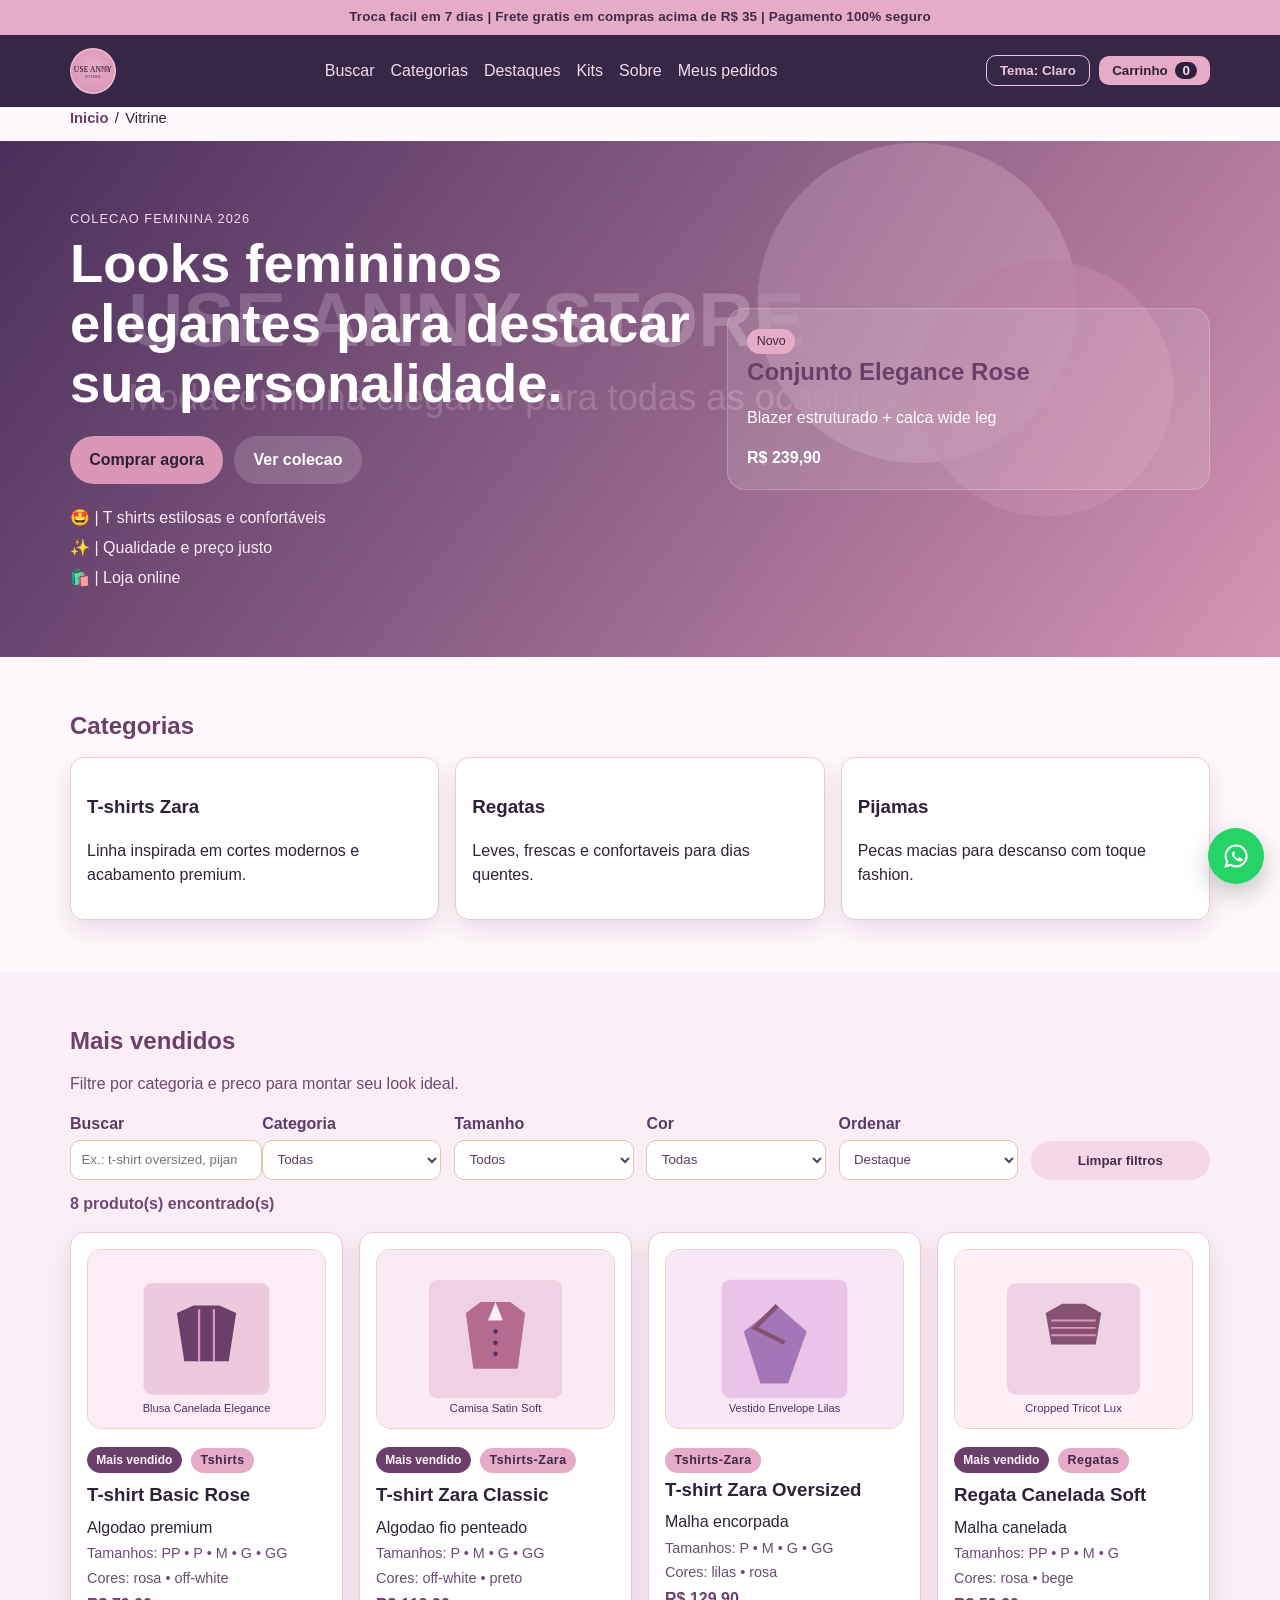
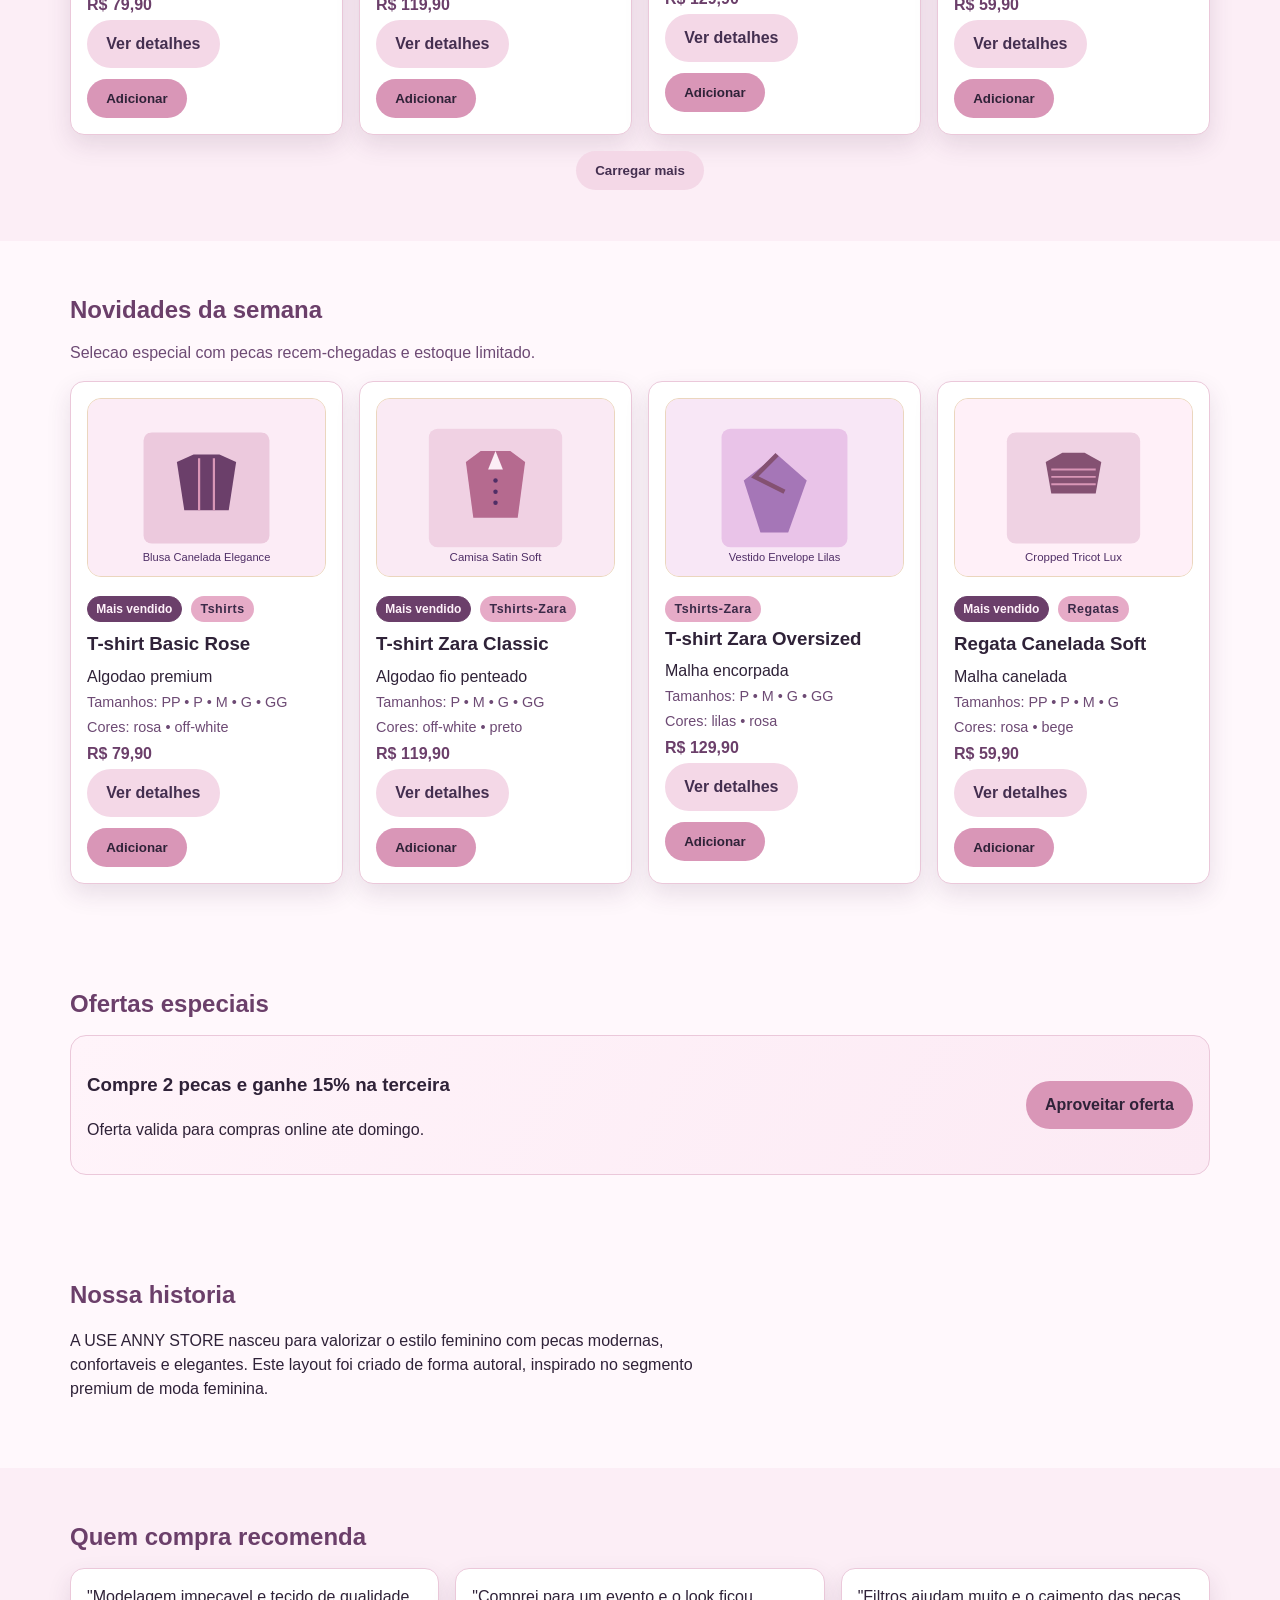
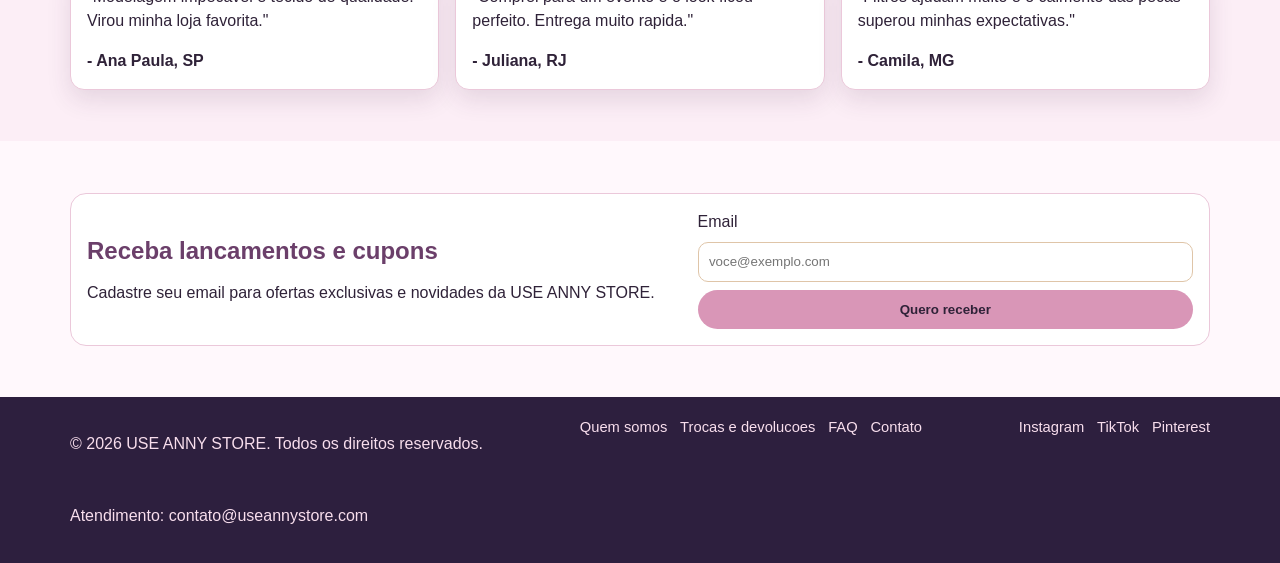
<file: src/main/resources/static/index.html>
<!doctype html>
<html lang="pt-BR">
<head>
    <meta charset="UTF-8">
    <meta name="viewport" content="width=device-width, initial-scale=1.0">
    <title>USE ANNY STORE | Moda Feminina</title>
    <meta name="description" content="USE ANNY STORE - t-shirts e pijamas femininos confortaveis, estilosos e com preco justo.">
    <link rel="icon" type="image/svg+xml" href="./img/logo-use-anny.svg">
    <link rel="stylesheet" href="./css/styles.css">
</head>
<body>
<a class="skip-link" href="#home">Pular para conteudo</a>
<div class="announcement" role="status" aria-live="polite">Troca facil em 7 dias | Frete gratis em compras acima de R$ 35 | Pagamento 100% seguro</div>
<header class="topbar">
    <div class="container nav-wrap">
        <a class="brand" href="#home">
            <img class="brand-logo" src="./img/logo-use-anny.svg" alt="Logo USE ANNY STORE">
        </a>
        <nav class="nav" id="mainNav" aria-label="Navegacao principal">
            <a href="./busca.html">Buscar</a>
            <a href="#categorias">Categorias</a>
            <a href="#destaques">Destaques</a>
            <a href="#kits">Kits</a>
            <a href="#sobre">Sobre</a>
            <a href="./meus-pedidos.html">Meus pedidos</a>
        </nav>
        <div class="top-actions">
            <button class="theme-btn" id="themeToggle" aria-label="Alternar tema">Tema</button>
            <button class="cart-btn" id="openCartBtn" aria-label="Abrir carrinho" aria-controls="cartDrawer" aria-expanded="false">
                Carrinho <span class="cart-count" id="cartCount">0</span>
            </button>
            <button class="menu-btn" id="menuBtn" aria-label="Abrir menu" aria-expanded="false" aria-controls="mainNav">Menu</button>
        </div>
    </div>
</header>

<main id="home">
    <div class="container breadcrumbs" aria-label="Breadcrumb">
        <a href="./index.html">Inicio</a>
        <span aria-hidden="true">/</span>
        <span>Vitrine</span>
    </div>
    <section class="hero">
        <div class="container hero-grid">
            <div>
                <p class="eyebrow">Colecao Feminina 2026</p>
                <h1>Looks femininos elegantes para destacar sua personalidade.</h1>
                <div class="hero-actions">
                    <a class="btn btn-primary" href="#destaques">Comprar agora</a>
                    <a class="btn btn-light" href="#kits">Ver colecao</a>
                </div>
                <div class="hero-metrics" aria-label="Destaques da loja">
                    <p>🤩 | T shirts estilosas e confortáveis</p>
                    <p>✨ | Qualidade e preço justo</p>
                    <p>🛍️ | Loja online</p>
                </div>
            </div>
            <div class="hero-card" aria-hidden="true">
                <div class="badge">Novo</div>
                <h2>Conjunto Elegance Rose</h2>
                <p>Blazer estruturado + calca wide leg</p>
                <strong>R$ 239,90</strong>
            </div>
        </div>
    </section>

    <section id="categorias" class="section container">
        <h2>Categorias</h2>
        <div class="cards-3">
            <article class="card">
                <h3>T-shirts Zara</h3>
                <p>Linha inspirada em cortes modernos e acabamento premium.</p>
            </article>
            <article class="card">
                <h3>Regatas</h3>
                <p>Leves, frescas e confortaveis para dias quentes.</p>
            </article>
            <article class="card">
                <h3>Pijamas</h3>
                <p>Pecas macias para descanso com toque fashion.</p>
            </article>
        </div>
    </section>

    <section id="destaques" class="section section-alt">
        <div class="container">
            <h2>Mais vendidos</h2>
            <p class="section-intro">Filtre por categoria e preco para montar seu look ideal.</p>
            <div class="catalog-controls" aria-label="Controles de catalogo">
                <label>
                    Buscar
                    <input id="searchInput" type="search" placeholder="Ex.: t-shirt oversized, pijama longo">
                </label>
                <label>
                    Categoria
                    <select id="categorySelect">
                        <option value="all">Todas</option>
                        <option value="tshirts">T-shirts</option>
                        <option value="tshirts-zara">T-shirts Zara</option>
                        <option value="regatas">Regatas</option>
                        <option value="pijamas">Pijamas</option>
                    </select>
                </label>
                <label>
                    Tamanho
                    <select id="sizeSelect">
                        <option value="all">Todos</option>
                        <option value="PP">PP</option>
                        <option value="P">P</option>
                        <option value="M">M</option>
                        <option value="G">G</option>
                        <option value="GG">GG</option>
                    </select>
                </label>
                <label>
                    Cor
                    <select id="colorSelect">
                        <option value="all">Todas</option>
                        <option value="rosa">Rosa</option>
                        <option value="lilas">Lilas</option>
                        <option value="off-white">Off-white</option>
                        <option value="preto">Preto</option>
                        <option value="bege">Bege</option>
                    </select>
                </label>
                <label>
                    Ordenar
                    <select id="sortSelect">
                        <option value="featured">Destaque</option>
                        <option value="price-asc">Menor preco</option>
                        <option value="price-desc">Maior preco</option>
                        <option value="name-asc">Nome A-Z</option>
                    </select>
                </label>
                <button class="btn btn-light-dark" id="resetFiltersBtn" type="button">Limpar filtros</button>
            </div>
            <p class="result-count" id="resultCount">4 produtos encontrados</p>
            <div class="cards-4" id="productGrid"></div>
            <p class="empty-state" id="emptyState" hidden>Nenhum produto encontrado com os filtros atuais.</p>
            <div class="load-more-wrap">
                <button class="btn btn-light-dark" id="loadMoreBtn" type="button">Carregar mais</button>
            </div>
        </div>
    </section>

    <section id="novidades" class="section container">
        <h2>Novidades da semana</h2>
        <p class="section-intro">Selecao especial com pecas recem-chegadas e estoque limitado.</p>
        <div class="cards-4" id="weeklyGrid"></div>
        <p class="empty-state" id="weeklyEmpty" hidden>Nenhuma novidade disponivel no momento.</p>
    </section>

    <section id="kits" class="section container">
        <h2>Ofertas especiais</h2>
        <div class="promo">
            <div>
                <h3>Compre 2 pecas e ganhe 15% na terceira</h3>
                <p>Oferta valida para compras online ate domingo.</p>
            </div>
            <a class="btn btn-primary" href="#">Aproveitar oferta</a>
        </div>
    </section>

    <section id="sobre" class="section container">
        <h2>Nossa historia</h2>
        <p class="about">A USE ANNY STORE nasceu para valorizar o estilo feminino com pecas modernas, confortaveis e elegantes. Este layout foi criado de forma autoral, inspirado no segmento premium de moda feminina.</p>
    </section>

    <section class="section section-alt">
        <div class="container testimonials">
            <h2>Quem compra recomenda</h2>
            <div class="cards-3">
                <article class="card quote-card">
                    <p>"Modelagem impecavel e tecido de qualidade. Virou minha loja favorita."</p>
                    <strong>- Ana Paula, SP</strong>
                </article>
                <article class="card quote-card">
                    <p>"Comprei para um evento e o look ficou perfeito. Entrega muito rapida."</p>
                    <strong>- Juliana, RJ</strong>
                </article>
                <article class="card quote-card">
                    <p>"Filtros ajudam muito e o caimento das pecas superou minhas expectativas."</p>
                    <strong>- Camila, MG</strong>
                </article>
            </div>
        </div>
    </section>

    <section class="section container">
        <div class="newsletter-box">
            <div>
                <h2>Receba lancamentos e cupons</h2>
                <p>Cadastre seu email para ofertas exclusivas e novidades da USE ANNY STORE.</p>
            </div>
            <form id="newsletterForm" class="newsletter-form" novalidate>
                <label for="newsletterEmail">Email</label>
                <input id="newsletterEmail" type="email" placeholder="voce@exemplo.com" required>
                <button class="btn btn-primary" type="submit">Quero receber</button>
            </form>
        </div>
    </section>
</main>

<footer class="footer">
    <div class="container footer-grid">
        <p>© 2026 USE ANNY STORE. Todos os direitos reservados.</p>
        <div class="footer-links">
            <a href="#sobre">Quem somos</a>
            <a href="#">Trocas e devolucoes</a>
            <a href="#">FAQ</a>
            <a href="#">Contato</a>
        </div>
        <div class="footer-social">
            <a href="#" aria-label="Instagram">Instagram</a>
            <a href="#" aria-label="TikTok">TikTok</a>
            <a href="#" aria-label="Pinterest">Pinterest</a>
        </div>
        <p>Atendimento: contato@useannystore.com</p>
    </div>
</footer>

<aside class="cart-drawer" id="cartDrawer" aria-label="Carrinho" aria-hidden="true" role="dialog" aria-modal="true">
    <div class="cart-header">
        <h3>Seu carrinho</h3>
        <button class="close-btn" id="closeCartBtn" aria-label="Fechar carrinho">Fechar</button>
    </div>
    <div id="cartItems" class="cart-items"></div>
    <div class="cart-footer">
        <p id="cartSubtotal">Subtotal: R$ 0,00</p>
        <p id="cartShipping">Frete: R$ 0,00</p>
        <p id="cartShippingHint" class="shipping-hint">Adicione itens para calcular o frete.</p>
        <strong id="cartTotal">Total: R$ 0,00</strong>
        <button class="btn btn-light-dark" id="checkoutBtn">Finalizar pedido (mock)</button>
        <button class="btn btn-primary" id="clearCartBtn">Limpar carrinho</button>
    </div>
</aside>

<div class="overlay" id="overlay"></div>
<div class="toast" id="toast" role="status" aria-live="polite"></div>

<script src="./js/app.js"></script>
</body>
</html>
</file>
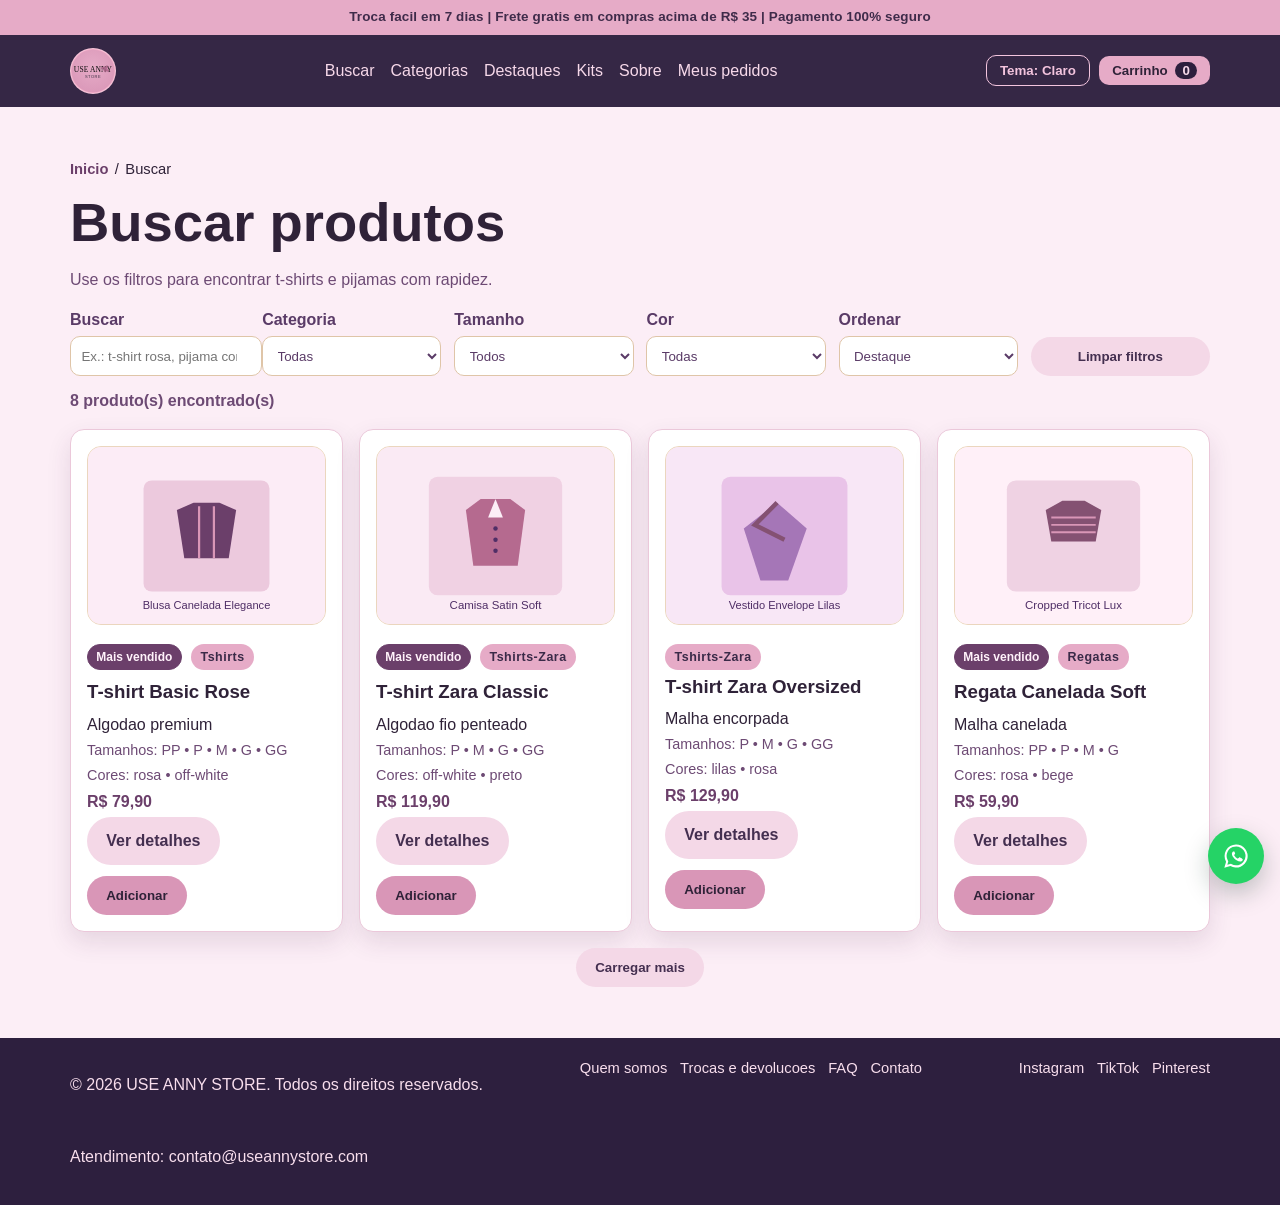
<file: src/main/resources/static/busca.html>
<!doctype html>
<html lang="pt-BR">
<head>
    <meta charset="UTF-8">
    <meta name="viewport" content="width=device-width, initial-scale=1.0">
    <title>Buscar produtos | USE ANNY STORE</title>
    <meta name="description" content="Busca global de produtos da USE ANNY STORE.">
    <link rel="icon" type="image/svg+xml" href="./img/logo-use-anny.svg">
    <link rel="stylesheet" href="./css/styles.css">
</head>
<body>
<a class="skip-link" href="#searchMain">Pular para conteudo</a>
<div class="announcement" role="status" aria-live="polite">Troca facil em 7 dias | Frete gratis em compras acima de R$ 35 | Pagamento 100% seguro</div>
<header class="topbar">
    <div class="container nav-wrap">
        <a class="brand" href="./index.html">
            <img class="brand-logo" src="./img/logo-use-anny.svg" alt="Logo USE ANNY STORE">
        </a>
        <nav class="nav" id="mainNav" aria-label="Navegacao principal">
            <a href="./busca.html">Buscar</a>
            <a href="./index.html#categorias">Categorias</a>
            <a href="./index.html#destaques">Destaques</a>
            <a href="./index.html#kits">Kits</a>
            <a href="./index.html#sobre">Sobre</a>
            <a href="./meus-pedidos.html">Meus pedidos</a>
        </nav>
        <div class="top-actions">
            <button class="theme-btn" id="themeToggle" aria-label="Alternar tema">Tema</button>
            <button class="cart-btn" id="openCartBtn" aria-label="Abrir carrinho" aria-controls="cartDrawer" aria-expanded="false">
                Carrinho <span class="cart-count" id="cartCount">0</span>
            </button>
            <button class="menu-btn" id="menuBtn" aria-label="Abrir menu" aria-expanded="false" aria-controls="mainNav">Menu</button>
        </div>
    </div>
</header>

<main id="searchMain" class="section section-alt">
    <div class="container">
        <div class="breadcrumbs" aria-label="Breadcrumb">
            <a href="./index.html">Inicio</a>
            <span aria-hidden="true">/</span>
            <span>Buscar</span>
        </div>
        <h1>Buscar produtos</h1>
        <p class="section-intro">Use os filtros para encontrar t-shirts e pijamas com rapidez.</p>
        <div class="catalog-controls" aria-label="Controles de catalogo">
            <label>
                Buscar
                <input id="searchInput" type="search" placeholder="Ex.: t-shirt rosa, pijama confortavel">
            </label>
            <label>
                Categoria
                <select id="categorySelect">
                    <option value="all">Todas</option>
                    <option value="tshirts">T-shirts</option>
                    <option value="tshirts-zara">T-shirts Zara</option>
                    <option value="regatas">Regatas</option>
                    <option value="pijamas">Pijamas</option>
                </select>
            </label>
            <label>
                Tamanho
                <select id="sizeSelect">
                    <option value="all">Todos</option>
                    <option value="PP">PP</option>
                    <option value="P">P</option>
                    <option value="M">M</option>
                    <option value="G">G</option>
                    <option value="GG">GG</option>
                </select>
            </label>
            <label>
                Cor
                <select id="colorSelect">
                    <option value="all">Todas</option>
                    <option value="rosa">Rosa</option>
                    <option value="lilas">Lilas</option>
                    <option value="off-white">Off-white</option>
                    <option value="preto">Preto</option>
                    <option value="bege">Bege</option>
                </select>
            </label>
            <label>
                Ordenar
                <select id="sortSelect">
                    <option value="featured">Destaque</option>
                    <option value="price-asc">Menor preco</option>
                    <option value="price-desc">Maior preco</option>
                    <option value="name-asc">Nome A-Z</option>
                </select>
            </label>
            <button class="btn btn-light-dark" id="resetFiltersBtn" type="button">Limpar filtros</button>
        </div>
        <p class="result-count" id="resultCount">0 produto(s) encontrado(s)</p>
        <div class="cards-4" id="productGrid"></div>
        <p class="empty-state" id="emptyState" hidden>Nenhum produto encontrado com os filtros atuais.</p>
        <div class="load-more-wrap">
            <button class="btn btn-light-dark" id="loadMoreBtn" type="button">Carregar mais</button>
        </div>
    </div>
</main>

<footer class="footer">
    <div class="container footer-grid">
        <p>© 2026 USE ANNY STORE. Todos os direitos reservados.</p>
        <div class="footer-links">
            <a href="./index.html#sobre">Quem somos</a>
            <a href="#">Trocas e devolucoes</a>
            <a href="#">FAQ</a>
            <a href="#">Contato</a>
        </div>
        <div class="footer-social">
            <a href="#" aria-label="Instagram">Instagram</a>
            <a href="#" aria-label="TikTok">TikTok</a>
            <a href="#" aria-label="Pinterest">Pinterest</a>
        </div>
        <p>Atendimento: contato@useannystore.com</p>
    </div>
</footer>

<aside class="cart-drawer" id="cartDrawer" aria-label="Carrinho" aria-hidden="true" role="dialog" aria-modal="true">
    <div class="cart-header">
        <h3>Seu carrinho</h3>
        <button class="close-btn" id="closeCartBtn" aria-label="Fechar carrinho">Fechar</button>
    </div>
    <div id="cartItems" class="cart-items"></div>
    <div class="cart-footer">
        <p id="cartSubtotal">Subtotal: R$ 0,00</p>
        <p id="cartShipping">Frete: R$ 0,00</p>
        <p id="cartShippingHint" class="shipping-hint">Adicione itens para calcular o frete.</p>
        <strong id="cartTotal">Total: R$ 0,00</strong>
        <button class="btn btn-light-dark" id="checkoutBtn">Finalizar pedido (mock)</button>
        <button class="btn btn-primary" id="clearCartBtn">Limpar carrinho</button>
    </div>
</aside>

<div class="overlay" id="overlay"></div>
<div class="toast" id="toast" role="status" aria-live="polite"></div>

<script src="./js/app.js"></script>
</body>
</html>
</file>
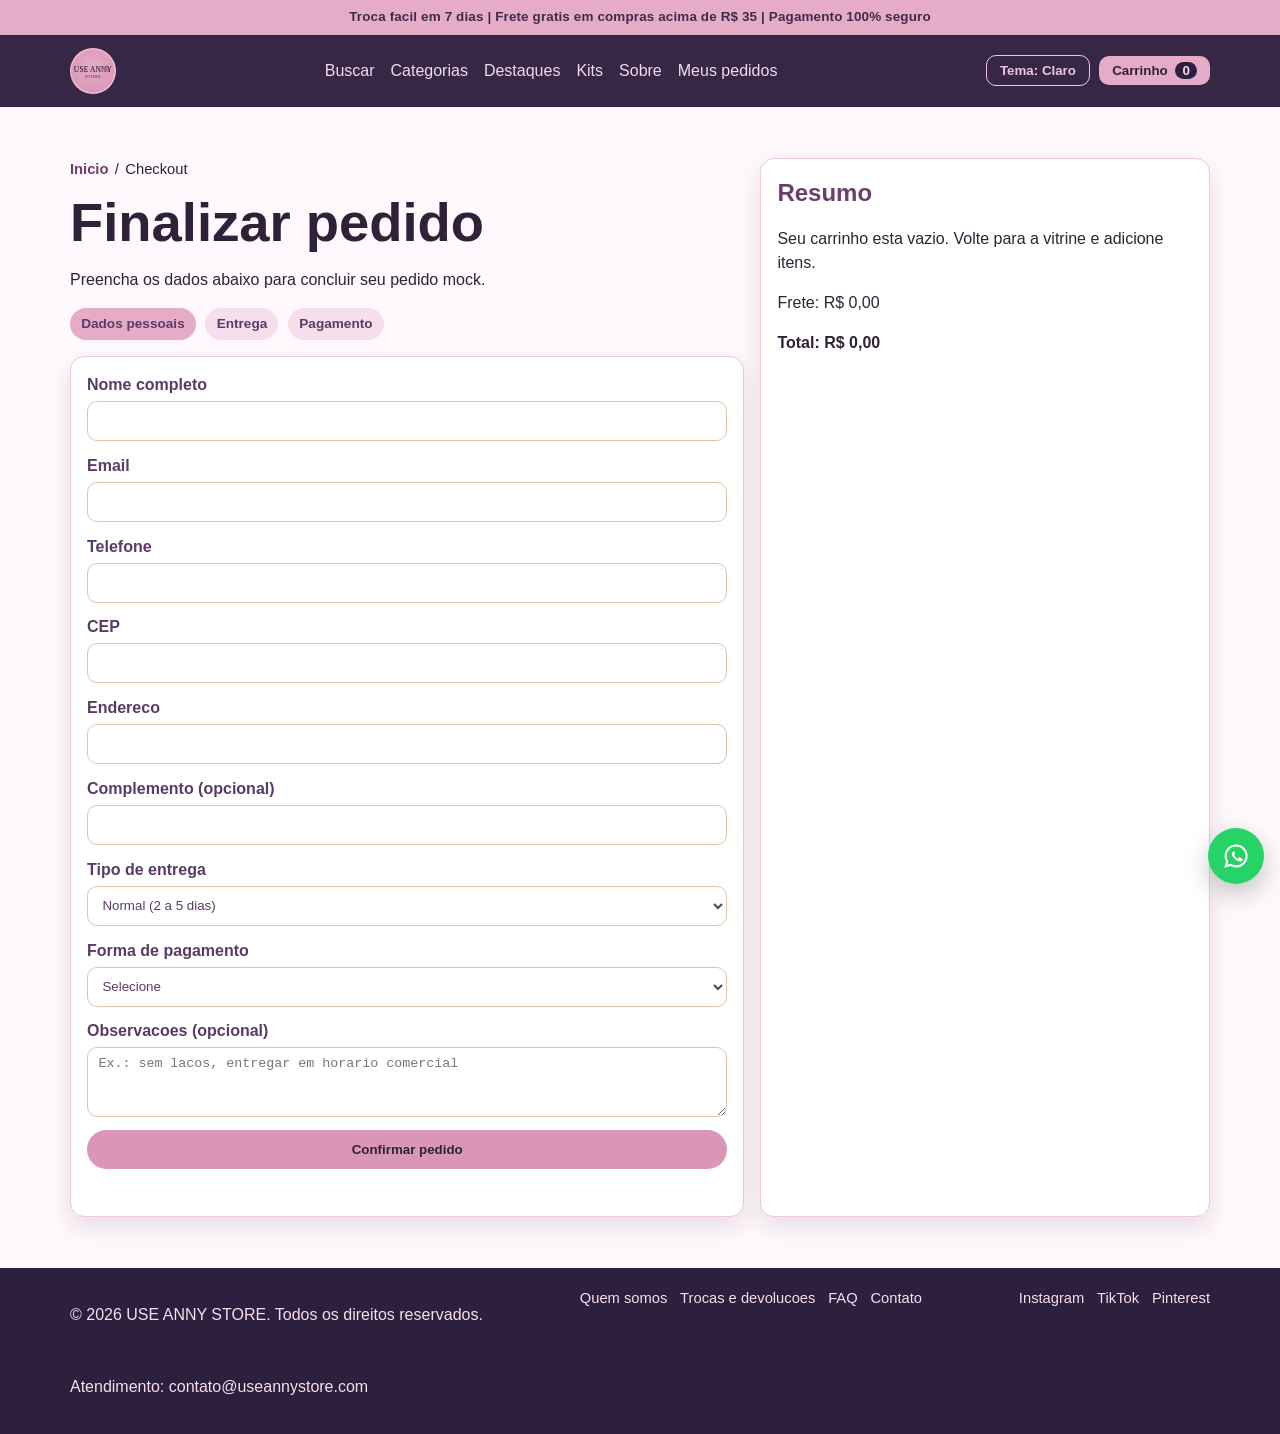
<file: src/main/resources/static/checkout.html>
<!doctype html>
<html lang="pt-BR">
<head>
    <meta charset="UTF-8">
    <meta name="viewport" content="width=device-width, initial-scale=1.0">
    <title>Checkout | USE ANNY STORE</title>
    <meta name="description" content="Checkout mock da USE ANNY STORE.">
    <link rel="icon" type="image/svg+xml" href="./img/logo-use-anny.svg">
    <link rel="stylesheet" href="./css/styles.css">
</head>
<body>
<a class="skip-link" href="#checkoutMain">Pular para conteudo</a>
<div class="announcement" role="status" aria-live="polite">Troca facil em 7 dias | Frete gratis em compras acima de R$ 35 | Pagamento 100% seguro</div>
<header class="topbar">
    <div class="container nav-wrap">
        <a class="brand" href="./index.html">
            <img class="brand-logo" src="./img/logo-use-anny.svg" alt="Logo USE ANNY STORE">
        </a>
        <nav class="nav" id="mainNav" aria-label="Navegacao principal">
            <a href="./busca.html">Buscar</a>
            <a href="./index.html#categorias">Categorias</a>
            <a href="./index.html#destaques">Destaques</a>
            <a href="./index.html#kits">Kits</a>
            <a href="./index.html#sobre">Sobre</a>
            <a href="./meus-pedidos.html">Meus pedidos</a>
        </nav>
        <div class="top-actions">
            <button class="theme-btn" id="themeToggle" aria-label="Alternar tema">Tema</button>
            <button class="cart-btn" id="openCartBtn" aria-label="Abrir carrinho" aria-controls="cartDrawer" aria-expanded="false">
                Carrinho <span class="cart-count" id="cartCount">0</span>
            </button>
            <button class="menu-btn" id="menuBtn" aria-label="Abrir menu" aria-expanded="false" aria-controls="mainNav">Menu</button>
        </div>
    </div>
</header>

<main id="checkoutMain" class="section">
    <div class="container checkout-grid">
        <section>
            <div class="breadcrumbs" aria-label="Breadcrumb">
                <a href="./index.html">Inicio</a>
                <span aria-hidden="true">/</span>
                <span>Checkout</span>
            </div>
            <h1>Finalizar pedido</h1>
            <p>Preencha os dados abaixo para concluir seu pedido mock.</p>
            <ol class="checkout-steps" aria-label="Etapas do checkout">
                <li class="is-active">Dados pessoais</li>
                <li>Entrega</li>
                <li>Pagamento</li>
            </ol>
            <form id="checkoutForm" class="checkout-form" novalidate>
                <label>
                    Nome completo
                    <input type="text" id="fullName" autocomplete="name" minlength="5" required>
                </label>
                <label>
                    Email
                    <input type="email" id="email" autocomplete="email" required>
                </label>
                <label>
                    Telefone
                    <input type="tel" id="phone" autocomplete="tel" inputmode="numeric" required>
                </label>
                <label>
                    CEP
                    <input type="text" id="zipCode" autocomplete="postal-code" inputmode="numeric" required>
                </label>
                <label>
                    Endereco
                    <input type="text" id="address" autocomplete="street-address" required>
                </label>
                <label>
                    Complemento (opcional)
                    <input type="text" id="addressExtra" autocomplete="address-line2">
                </label>
                <label>
                    Tipo de entrega
                    <select id="deliveryType" required>
                        <option value="normal">Normal (2 a 5 dias)</option>
                        <option value="expressa">Expressa (ate 24h)</option>
                    </select>
                </label>
                <label>
                    Forma de pagamento
                    <select id="paymentMethod" required>
                        <option value="">Selecione</option>
                        <option value="pix">PIX</option>
                        <option value="cartao">Cartao</option>
                        <option value="boleto">Boleto</option>
                    </select>
                </label>
                <label>
                    Observacoes (opcional)
                    <textarea id="orderNotes" rows="3" maxlength="180" placeholder="Ex.: sem lacos, entregar em horario comercial"></textarea>
                </label>
                <button class="btn btn-primary" id="placeOrderBtn" type="submit">Confirmar pedido</button>
                <p id="checkoutMessage" class="checkout-message" aria-live="polite"></p>
            </form>
        </section>

        <aside class="checkout-summary">
            <h2>Resumo</h2>
            <div id="checkoutItems"></div>
            <p id="checkoutShipping">Frete: R$ 0,00</p>
            <strong id="checkoutTotal">Total: R$ 0,00</strong>
        </aside>
    </div>
</main>

<footer class="footer">
    <div class="container footer-grid">
        <p>© 2026 USE ANNY STORE. Todos os direitos reservados.</p>
        <div class="footer-links">
            <a href="./index.html#sobre">Quem somos</a>
            <a href="#">Trocas e devolucoes</a>
            <a href="#">FAQ</a>
            <a href="#">Contato</a>
        </div>
        <div class="footer-social">
            <a href="#" aria-label="Instagram">Instagram</a>
            <a href="#" aria-label="TikTok">TikTok</a>
            <a href="#" aria-label="Pinterest">Pinterest</a>
        </div>
        <p>Atendimento: contato@useannystore.com</p>
    </div>
</footer>

<aside class="cart-drawer" id="cartDrawer" aria-label="Carrinho" aria-hidden="true" role="dialog" aria-modal="true">
    <div class="cart-header">
        <h3>Seu carrinho</h3>
        <button class="close-btn" id="closeCartBtn" aria-label="Fechar carrinho">Fechar</button>
    </div>
    <div id="cartItems" class="cart-items"></div>
    <div class="cart-footer">
        <p id="cartSubtotal">Subtotal: R$ 0,00</p>
        <p id="cartShipping">Frete: R$ 0,00</p>
        <p id="cartShippingHint" class="shipping-hint">Adicione itens para calcular o frete.</p>
        <strong id="cartTotal">Total: R$ 0,00</strong>
        <button class="btn btn-light-dark" id="checkoutBtn">Finalizar pedido (mock)</button>
        <button class="btn btn-primary" id="clearCartBtn">Limpar carrinho</button>
    </div>
</aside>

<div class="overlay" id="overlay"></div>
<div class="toast" id="toast" role="status" aria-live="polite"></div>

<script src="./js/app.js"></script>
</body>
</html>
</file>
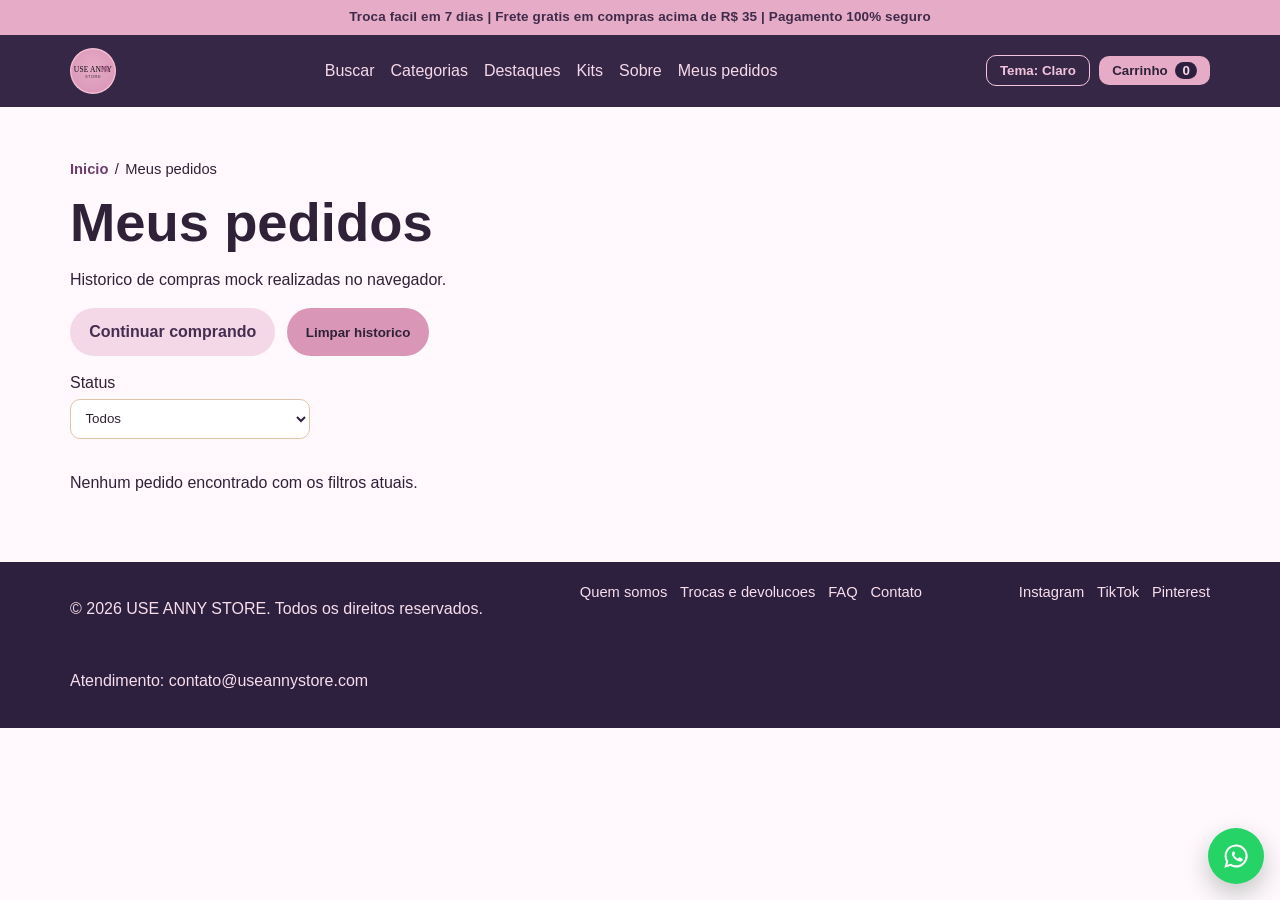
<file: src/main/resources/static/meus-pedidos.html>
<!doctype html>
<html lang="pt-BR">
<head>
    <meta charset="UTF-8">
    <meta name="viewport" content="width=device-width, initial-scale=1.0">
    <title>Meus pedidos | USE ANNY STORE</title>
    <meta name="description" content="Historico de pedidos mock da USE ANNY STORE.">
    <link rel="icon" type="image/svg+xml" href="./img/logo-use-anny.svg">
    <link rel="stylesheet" href="./css/styles.css">
</head>
<body>
<a class="skip-link" href="#ordersMain">Pular para conteudo</a>
<div class="announcement" role="status" aria-live="polite">Troca facil em 7 dias | Frete gratis em compras acima de R$ 35 | Pagamento 100% seguro</div>
<header class="topbar">
    <div class="container nav-wrap">
        <a class="brand" href="./index.html">
            <img class="brand-logo" src="./img/logo-use-anny.svg" alt="Logo USE ANNY STORE">
        </a>
        <nav class="nav" id="mainNav" aria-label="Navegacao principal">
            <a href="./busca.html">Buscar</a>
            <a href="./index.html#categorias">Categorias</a>
            <a href="./index.html#destaques">Destaques</a>
            <a href="./index.html#kits">Kits</a>
            <a href="./index.html#sobre">Sobre</a>
            <a href="./meus-pedidos.html">Meus pedidos</a>
        </nav>
        <div class="top-actions">
            <button class="theme-btn" id="themeToggle" aria-label="Alternar tema">Tema</button>
            <button class="cart-btn" id="openCartBtn" aria-label="Abrir carrinho" aria-controls="cartDrawer" aria-expanded="false">
                Carrinho <span class="cart-count" id="cartCount">0</span>
            </button>
            <button class="menu-btn" id="menuBtn" aria-label="Abrir menu" aria-expanded="false" aria-controls="mainNav">Menu</button>
        </div>
    </div>
</header>

<main id="ordersMain" class="section">
    <div class="container">
        <div class="breadcrumbs" aria-label="Breadcrumb">
            <a href="./index.html">Inicio</a>
            <span aria-hidden="true">/</span>
            <span>Meus pedidos</span>
        </div>
        <h1>Meus pedidos</h1>
        <p>Historico de compras mock realizadas no navegador.</p>
        <div class="orders-actions">
            <a class="btn btn-light-dark" href="./index.html#destaques">Continuar comprando</a>
            <button class="btn btn-primary" id="clearOrdersBtn" type="button">Limpar historico</button>
        </div>
        <div class="orders-filters">
            <label for="orderStatusFilter">Status</label>
            <select id="orderStatusFilter">
                <option value="all">Todos</option>
                <option value="preparo">Em preparo</option>
                <option value="enviado">Enviado</option>
                <option value="entregue">Entregue</option>
                <option value="confirmado">Confirmado</option>
            </select>
        </div>
        <div id="ordersList" class="orders-list"></div>
    </div>
</main>

<footer class="footer">
    <div class="container footer-grid">
        <p>© 2026 USE ANNY STORE. Todos os direitos reservados.</p>
        <div class="footer-links">
            <a href="./index.html#sobre">Quem somos</a>
            <a href="#">Trocas e devolucoes</a>
            <a href="#">FAQ</a>
            <a href="#">Contato</a>
        </div>
        <div class="footer-social">
            <a href="#" aria-label="Instagram">Instagram</a>
            <a href="#" aria-label="TikTok">TikTok</a>
            <a href="#" aria-label="Pinterest">Pinterest</a>
        </div>
        <p>Atendimento: contato@useannystore.com</p>
    </div>
</footer>

<aside class="cart-drawer" id="cartDrawer" aria-label="Carrinho" aria-hidden="true" role="dialog" aria-modal="true">
    <div class="cart-header">
        <h3>Seu carrinho</h3>
        <button class="close-btn" id="closeCartBtn" aria-label="Fechar carrinho">Fechar</button>
    </div>
    <div id="cartItems" class="cart-items"></div>
    <div class="cart-footer">
        <p id="cartSubtotal">Subtotal: R$ 0,00</p>
        <p id="cartShipping">Frete: R$ 0,00</p>
        <p id="cartShippingHint" class="shipping-hint">Adicione itens para calcular o frete.</p>
        <strong id="cartTotal">Total: R$ 0,00</strong>
        <button class="btn btn-light-dark" id="checkoutBtn">Finalizar pedido (mock)</button>
        <button class="btn btn-primary" id="clearCartBtn">Limpar carrinho</button>
    </div>
</aside>

<div class="overlay" id="overlay"></div>
<div class="toast" id="toast" role="status" aria-live="polite"></div>

<script src="./js/app.js"></script>
</body>
</html>
</file>
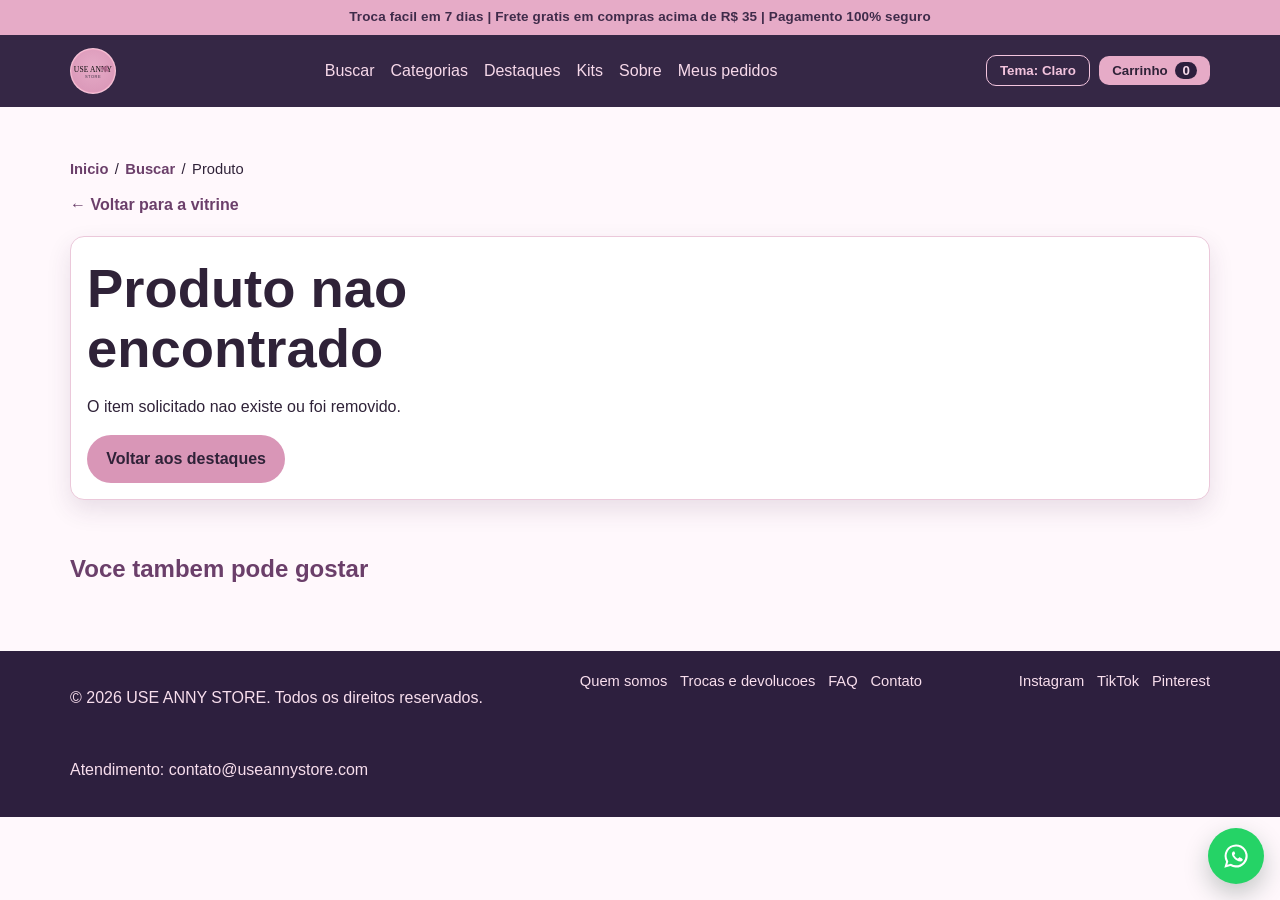
<file: src/main/resources/static/product.html>
<!doctype html>
<html lang="pt-BR">
<head>
    <meta charset="UTF-8">
    <meta name="viewport" content="width=device-width, initial-scale=1.0">
    <title>Produto | USE ANNY STORE</title>
    <meta name="description" content="Detalhes do produto USE ANNY STORE.">
    <link rel="icon" type="image/svg+xml" href="./img/logo-use-anny.svg">
    <link rel="stylesheet" href="./css/styles.css">
</head>
<body>
<a class="skip-link" href="#productDetail">Pular para conteudo</a>
<div class="announcement" role="status" aria-live="polite">Troca facil em 7 dias | Frete gratis em compras acima de R$ 35 | Pagamento 100% seguro</div>
<header class="topbar">
    <div class="container nav-wrap">
        <a class="brand" href="./index.html">
            <img class="brand-logo" src="./img/logo-use-anny.svg" alt="Logo USE ANNY STORE">
        </a>
        <nav class="nav" id="mainNav" aria-label="Navegacao principal">
            <a href="./busca.html">Buscar</a>
            <a href="./index.html#categorias">Categorias</a>
            <a href="./index.html#destaques">Destaques</a>
            <a href="./index.html#kits">Kits</a>
            <a href="./index.html#sobre">Sobre</a>
            <a href="./meus-pedidos.html">Meus pedidos</a>
        </nav>
        <div class="top-actions">
            <button class="theme-btn" id="themeToggle" aria-label="Alternar tema">Tema</button>
            <button class="cart-btn" id="openCartBtn" aria-label="Abrir carrinho" aria-controls="cartDrawer" aria-expanded="false">
                Carrinho <span class="cart-count" id="cartCount">0</span>
            </button>
            <button class="menu-btn" id="menuBtn" aria-label="Abrir menu" aria-expanded="false" aria-controls="mainNav">Menu</button>
        </div>
    </div>
</header>

<main class="section">
    <div class="container">
        <div class="breadcrumbs" aria-label="Breadcrumb">
            <a href="./index.html">Inicio</a>
            <span aria-hidden="true">/</span>
            <a href="./busca.html">Buscar</a>
            <span aria-hidden="true">/</span>
            <span>Produto</span>
        </div>
        <a class="back-link" href="./index.html">← Voltar para a vitrine</a>
        <section id="productDetail" class="product-detail"></section>
        <section class="section related-products-section" aria-labelledby="relatedProductsTitle">
            <h2 id="relatedProductsTitle">Voce tambem pode gostar</h2>
            <div class="cards-4" id="relatedProducts"></div>
        </section>
    </div>
</main>

<footer class="footer">
    <div class="container footer-grid">
        <p>© 2026 USE ANNY STORE. Todos os direitos reservados.</p>
        <div class="footer-links">
            <a href="./index.html#sobre">Quem somos</a>
            <a href="#">Trocas e devolucoes</a>
            <a href="#">FAQ</a>
            <a href="#">Contato</a>
        </div>
        <div class="footer-social">
            <a href="#" aria-label="Instagram">Instagram</a>
            <a href="#" aria-label="TikTok">TikTok</a>
            <a href="#" aria-label="Pinterest">Pinterest</a>
        </div>
        <p>Atendimento: contato@useannystore.com</p>
    </div>
</footer>

<aside class="cart-drawer" id="cartDrawer" aria-label="Carrinho" aria-hidden="true" role="dialog" aria-modal="true">
    <div class="cart-header">
        <h3>Seu carrinho</h3>
        <button class="close-btn" id="closeCartBtn" aria-label="Fechar carrinho">Fechar</button>
    </div>
    <div id="cartItems" class="cart-items"></div>
    <div class="cart-footer">
        <p id="cartSubtotal">Subtotal: R$ 0,00</p>
        <p id="cartShipping">Frete: R$ 0,00</p>
        <p id="cartShippingHint" class="shipping-hint">Adicione itens para calcular o frete.</p>
        <strong id="cartTotal">Total: R$ 0,00</strong>
        <button class="btn btn-light-dark" id="checkoutBtn">Finalizar pedido (mock)</button>
        <button class="btn btn-primary" id="clearCartBtn">Limpar carrinho</button>
    </div>
</aside>

<div class="overlay" id="overlay"></div>
<div class="toast" id="toast" role="status" aria-live="polite"></div>

<script src="./js/app.js"></script>
</body>
</html>
</file>
<file: src/main/resources/static/css/styles.css>
:root {
    --brown-950: #150f1c;
    --brown-900: #2d1f3e;
    --brown-800: #4c315f;
    --brown-700: #6b3f6a;
    --brown-500: #b56a8f;
    --cream-100: #fff8fc;
    --cream-200: #fceef6;
    --cream-300: #f4d8e7;
    --gold: #d996b7;
    --gold-soft: #e6abc7;
    --text: #2f2238;
    --border: #ebc8da;
    --success: #6f4c7d;
    --shadow-soft: 0 10px 24px rgba(69, 34, 74, 0.12);
}

* {
    box-sizing: border-box;
}

body {
    margin: 0;
    font-family: "Segoe UI", Tahoma, Geneva, Verdana, sans-serif;
    color: var(--text);
    background: var(--cream-100);
    line-height: 1.5;
}

body.no-scroll {
    overflow: hidden;
}

.skip-link {
    position: absolute;
    left: -9999px;
    top: 0;
    background: #ffffff;
    color: #2a170f;
    padding: 0.5rem 0.8rem;
    border-radius: 0 0 8px 0;
}

.skip-link:focus {
    left: 0;
    z-index: 100;
}

.announcement {
    background: var(--gold-soft);
    color: #3f2b4a;
    text-align: center;
    font-weight: 600;
    font-size: 0.84rem;
    letter-spacing: 0.01em;
    padding: 0.45rem 1rem;
}

.container {
    width: min(1140px, 92%);
    margin: 0 auto;
}

.topbar {
    position: sticky;
    top: 0;
    background: rgba(45, 31, 62, 0.96);
    backdrop-filter: blur(8px);
    z-index: 20;
}

.nav-wrap {
    display: flex;
    align-items: center;
    justify-content: space-between;
    min-height: 72px;
    gap: 1rem;
}

.brand {
    display: inline-flex;
    align-items: center;
    gap: 0;
    color: var(--cream-200);
    text-decoration: none;
    font-weight: 700;
    font-size: 0;
    white-space: nowrap;
}

.brand-logo {
    width: 46px;
    height: 46px;
    border-radius: 50%;
    background: #f0a8c5;
    object-fit: cover;
    border: 1px solid rgba(255, 255, 255, 0.32);
}

.nav {
    display: flex;
    align-items: center;
    gap: 1rem;
}

.nav a {
    color: #f7d9ea;
    text-decoration: none;
    font-weight: 500;
}

.nav a:hover {
    color: #fff6fc;
}

.nav a:focus-visible,
.brand:focus-visible,
.btn:focus-visible,
.cart-btn:focus-visible,
.menu-btn:focus-visible,
.close-btn:focus-visible,
input:focus-visible,
select:focus-visible,
textarea:focus-visible {
    outline: 2px solid #f2bfdc;
    outline-offset: 2px;
}

.top-actions {
    display: flex;
    align-items: center;
    gap: 0.6rem;
}

.theme-btn,
.menu-btn,
.cart-btn {
    border-radius: 10px;
    padding: 0.45rem 0.8rem;
    cursor: pointer;
    font-weight: 600;
    border: 0;
}

.theme-btn {
    background: transparent;
    color: #f3c4de;
    border: 1px solid #f3c4de;
}

.theme-btn:hover {
    background: rgba(243, 196, 222, 0.2);
}

.cart-btn,
.menu-btn {
    background: #e6abc7;
    color: #2f2238;
}

.cart-count {
    background: #2d1f3e;
    color: #f7d9ea;
    border-radius: 999px;
    padding: 0.05rem 0.45rem;
    margin-left: 0.25rem;
}

.menu-btn {
    display: none;
}

.hero {
    background: linear-gradient(120deg, rgba(76, 49, 95, 0.82), rgba(217, 150, 183, 0.78)), url("../img/hero-cacau.svg") center/cover no-repeat;
    color: #ffffff;
    padding: 4.2rem 0;
}

.breadcrumbs {
    display: flex;
    align-items: center;
    gap: 0.4rem;
    font-size: 0.92rem;
    margin-bottom: 0.8rem;
}

.breadcrumbs a {
    color: var(--brown-700);
    text-decoration: none;
    font-weight: 600;
}

.hero-grid {
    display: grid;
    gap: 1.8rem;
    grid-template-columns: 1.3fr 1fr;
    align-items: center;
}

.eyebrow {
    color: #f8d9ea;
    letter-spacing: 0.08em;
    text-transform: uppercase;
    font-size: 0.8rem;
    margin: 0;
}

h1 {
    margin: 0.4rem 0 1rem;
    line-height: 1.1;
    font-size: clamp(2rem, 4.6vw, 3.4rem);
}

h2 {
    margin: 0 0 0.8rem;
    color: var(--brown-700);
}

.hero-text {
    max-width: 55ch;
    color: #fdf1f8;
}

.hero-actions,
.product-actions,
.orders-actions {
    display: flex;
    gap: 0.7rem;
    flex-wrap: wrap;
}

.hero-actions {
    margin-top: 1.4rem;
}

.hero-metrics {
    margin-top: 1.4rem;
    display: grid;
    gap: 0.35rem;
}

.hero-metrics p {
    margin: 0;
    color: #fdebf6;
}

.hero-card {
    background: rgba(255, 255, 255, 0.12);
    border: 1px solid rgba(255, 255, 255, 0.2);
    border-radius: 18px;
    padding: 1.2rem;
}

.badge {
    display: inline-block;
    background: var(--gold-soft);
    color: #3a2a48;
    padding: 0.2rem 0.6rem;
    border-radius: 99px;
    font-size: 0.78rem;
    text-transform: capitalize;
}

.section {
    padding: 3.2rem 0;
}

.section-alt {
    background: var(--cream-200);
}

.section-intro {
    color: #6d4a74;
    margin: 0 0 1rem;
}

.btn {
    border: 0;
    border-radius: 999px;
    padding: 0.75rem 1.2rem;
    text-decoration: none;
    display: inline-block;
    font-weight: 700;
    cursor: pointer;
}

.btn-primary {
    background: var(--gold);
    color: #2f2238;
}

.btn-primary:hover {
    filter: brightness(1.02);
}

.btn-light {
    background: rgba(255, 255, 255, 0.16);
    color: #ffffff;
}

.btn-light-dark {
    background: var(--cream-300);
    color: #442f50;
}

.catalog-controls {
    display: grid;
    grid-template-columns: repeat(6, minmax(0, 1fr));
    gap: 0.8rem;
    margin-bottom: 0.8rem;
    align-items: end;
}

.catalog-controls label,
.checkout-form label {
    display: grid;
    gap: 0.25rem;
    font-weight: 600;
    color: #5a3b67;
}

.catalog-controls input,
.catalog-controls select,
.checkout-form input,
.checkout-form select,
.checkout-form textarea,
.newsletter-form input,
.orders-filters select {
    border: 1px solid #dfc5a8;
    border-radius: 10px;
    min-height: 40px;
    padding: 0.5rem 0.65rem;
    background: #fff;
    color: inherit;
}

.checkout-form textarea {
    resize: vertical;
    min-height: 70px;
}

.result-count {
    margin: 0.3rem 0 1rem;
    color: #6d4a74;
    font-weight: 600;
}

.empty-state {
    margin: 1rem 0 0;
    background: #fff;
    border: 1px dashed #d7a6c2;
    border-radius: 10px;
    padding: 0.9rem;
}

.cards-3,
.cards-4 {
    display: grid;
    gap: 1rem;
}

.cards-3 {
    grid-template-columns: repeat(3, minmax(0, 1fr));
}

.cards-4 {
    grid-template-columns: repeat(4, minmax(0, 1fr));
}

.card,
.product,
.order-card,
.checkout-form,
.checkout-summary,
.product-detail-card {
    background: #ffffff;
    border-radius: 14px;
    border: 1px solid var(--border);
    padding: 1rem;
    box-shadow: var(--shadow-soft);
}

.quote-card p {
    margin-top: 0;
}

.product h3,
.order-card h3 {
    margin: 0.2rem 0 0.4rem;
}

.product-thumb {
    width: 100%;
    aspect-ratio: 4 / 3;
    object-fit: cover;
    border-radius: 14px;
    border: 1px solid #ebd6be;
    margin-bottom: 0.7rem;
    background: #fff3e1;
}

.product,
.card {
    transition: transform 0.2s ease, box-shadow 0.2s ease;
}

.product:hover,
.card:hover {
    transform: translateY(-4px);
    box-shadow: 0 14px 28px rgba(78, 41, 97, 0.16);
}

.product p {
    margin: 0.2rem 0;
}

.weekly-badge {
    display: inline-block;
    margin-bottom: 0.35rem;
    padding: 0.18rem 0.52rem;
    border-radius: 999px;
    background: #fbe9f3;
    border: 1px solid #e8bfd4;
    color: #6b3f6a;
    font-size: 0.75rem;
    font-weight: 700;
}

.best-seller-badge {
    display: inline-block;
    margin-bottom: 0.35rem;
    margin-right: 0.3rem;
    padding: 0.18rem 0.52rem;
    border-radius: 999px;
    background: #6b3f6a;
    border: 1px solid #6b3f6a;
    color: #fff2fa;
    font-size: 0.75rem;
    font-weight: 700;
}

.size-line {
    color: #6d4a74;
    font-size: 0.9rem;
}

.product .badge {
    letter-spacing: 0.04em;
    font-weight: 700;
}

.price,
.detail-flavor,
.back-link {
    color: var(--brown-700);
    font-weight: 700;
}

.promo {
    border: 1px solid #ebc8da;
    border-radius: 16px;
    padding: 1rem;
    display: flex;
    justify-content: space-between;
    align-items: center;
    gap: 1rem;
    background: linear-gradient(120deg, #fff4fa, #fceaf4);
}

.about {
    max-width: 70ch;
}

.newsletter-box {
    border: 1px solid var(--border);
    border-radius: 16px;
    background: #fff;
    padding: 1rem;
    display: grid;
    grid-template-columns: 1.2fr 1fr;
    gap: 1rem;
    align-items: center;
}

.newsletter-box p {
    margin: 0;
}

.newsletter-form {
    display: grid;
    gap: 0.5rem;
}

.footer {
    background: var(--brown-900);
    color: #f8deed;
    padding: 1.2rem 0;
}

.footer-grid {
    display: flex;
    justify-content: space-between;
    gap: 1rem;
    flex-wrap: wrap;
}

.footer-links,
.footer-social {
    display: flex;
    gap: 0.8rem;
    flex-wrap: wrap;
}

.footer-links a,
.footer-social a {
    color: #f8deed;
    text-decoration: none;
    font-size: 0.92rem;
}

.footer-links a:hover,
.footer-social a:hover {
    text-decoration: underline;
}

.overlay {
    position: fixed;
    inset: 0;
    background: rgba(0, 0, 0, 0.4);
    opacity: 0;
    pointer-events: none;
    transition: opacity 0.2s ease;
    z-index: 30;
}

.overlay.show {
    opacity: 1;
    pointer-events: auto;
}

.cart-drawer {
    position: fixed;
    top: 0;
    right: -380px;
    width: min(360px, 92vw);
    height: 100vh;
    background: #fffdf9;
    border-left: 1px solid #ebd6be;
    z-index: 40;
    display: flex;
    flex-direction: column;
    transition: right 0.2s ease;
}

.cart-drawer.open {
    right: 0;
}

.cart-header,
.cart-footer {
    padding: 1rem;
    border-bottom: 1px solid #f0e3d2;
}

.cart-header {
    display: flex;
    align-items: center;
    justify-content: space-between;
}

.cart-footer {
    margin-top: auto;
    display: grid;
    gap: 0.6rem;
    border-top: 1px solid #f0e3d2;
    border-bottom: 0;
}

.shipping-hint {
    margin: 0;
    font-size: 0.9rem;
    color: #6d4a74;
}

.cart-items {
    padding: 1rem;
    display: grid;
    gap: 0.7rem;
    overflow-y: auto;
}

.cart-item {
    border: 1px solid #ebc8da;
    border-radius: 10px;
    padding: 0.7rem;
    display: flex;
    justify-content: space-between;
    gap: 0.7rem;
}

.cart-item p,
.cart-footer p,
.cart-footer strong {
    margin: 0;
}

.qty-controls {
    display: flex;
    align-items: center;
    gap: 0.3rem;
    margin-top: 0.35rem;
}

.qty-btn {
    border: 1px solid #d7a6c2;
    background: #fff0f8;
    color: #4a3359;
    width: 28px;
    height: 28px;
    border-radius: 8px;
    cursor: pointer;
}

.qty-value {
    min-width: 24px;
    text-align: center;
    font-weight: 700;
}

.close-btn {
    border: 1px solid #dfb7cd;
    background: #fff;
    border-radius: 8px;
    padding: 0.3rem 0.6rem;
    cursor: pointer;
}

.product-detail {
    margin-top: 1.2rem;
}

.product-detail-card {
    display: grid;
    grid-template-columns: 1fr 1.2fr;
    gap: 1rem;
}

.product-placeholder {
    min-height: 240px;
    border-radius: 12px;
    background: linear-gradient(120deg, #5a2d20, #8a4e37);
    color: #fff3e1;
    display: grid;
    place-items: center;
    font-weight: 700;
}

.product-placeholder img {
    width: 100%;
    min-height: 240px;
    object-fit: cover;
    border-radius: 12px;
    border: 1px solid #ebd6be;
}

.detail-price {
    font-size: 1.4rem;
}

.back-link {
    text-decoration: none;
}

.related-products-section {
    padding-bottom: 0;
}

.load-more-wrap {
    margin-top: 1rem;
    display: flex;
    justify-content: center;
}

.checkout-grid {
    display: grid;
    grid-template-columns: 1.2fr 0.8fr;
    gap: 1rem;
}

.checkout-form {
    display: grid;
    gap: 0.8rem;
}

.checkout-steps {
    display: flex;
    list-style: none;
    gap: 0.6rem;
    padding: 0;
    margin: 0 0 1rem;
}

.checkout-steps li {
    background: #f7deec;
    border-radius: 999px;
    padding: 0.35rem 0.7rem;
    font-size: 0.85rem;
    font-weight: 700;
    color: #5a3b67;
}

.checkout-steps .is-active {
    background: var(--gold-soft);
}

.checkout-message {
    margin: 0;
    min-height: 1.1rem;
    color: var(--brown-700);
}

.checkout-line {
    display: flex;
    justify-content: space-between;
    gap: 0.7rem;
    padding: 0.45rem 0;
    border-bottom: 1px dashed #dfb7cd;
}

.orders-actions {
    margin-bottom: 0.9rem;
}

.orders-filters {
    margin-bottom: 1rem;
    display: grid;
    gap: 0.25rem;
    max-width: 240px;
}

.orders-list {
    display: grid;
    gap: 0.8rem;
}

.order-items {
    margin: 0.5rem 0;
    padding-left: 1rem;
}

.order-track {
    display: grid;
    grid-template-columns: repeat(3, minmax(0, 1fr));
    gap: 0.5rem;
    margin: 0.7rem 0;
}

.order-track-step {
    border: 1px solid #dfb7cd;
    border-radius: 10px;
    padding: 0.35rem 0.45rem;
    text-align: center;
    font-size: 0.82rem;
    font-weight: 700;
    color: #6d4a74;
    background: #fff0f8;
}

.order-track-step.is-active {
    border-color: #d996b7;
    color: #3f2b4a;
    background: #f4d8e7;
}

.order-track-step.is-done {
    border-color: #b78fca;
    color: #4f2e66;
    background: #f0e4f8;
}

.not-found-main {
    min-height: 100vh;
    display: grid;
    place-items: center;
}

.not-found-box {
    max-width: 720px;
    text-align: center;
}

.toast {
    position: fixed;
    left: 50%;
    bottom: 16px;
    transform: translateX(-50%) translateY(16px);
    background: #3c294b;
    color: #fceef6;
    border-radius: 999px;
    padding: 0.55rem 0.9rem;
    font-size: 0.9rem;
    opacity: 0;
    pointer-events: none;
    transition: opacity 0.2s ease, transform 0.2s ease;
    z-index: 60;
}

.toast.show {
    opacity: 1;
    transform: translateX(-50%) translateY(0);
}

.whatsapp-float {
    position: fixed;
    right: 16px;
    bottom: 16px;
    z-index: 70;
    border: 0;
    border-radius: 50%;
    width: 56px;
    height: 56px;
    display: grid;
    place-items: center;
    background: #25d366;
    color: #113223;
    text-decoration: none;
    font-weight: 800;
    font-size: 0;
    box-shadow: 0 10px 24px rgba(17, 50, 35, 0.25);
    transition: opacity 0.2s ease, transform 0.2s ease;
}

.whatsapp-float svg {
    width: 28px;
    height: 28px;
    fill: #ffffff;
}

.whatsapp-float:hover {
    filter: brightness(0.96);
}

body.cart-open .whatsapp-float,
body.whatsapp-delay .whatsapp-float {
    opacity: 0;
    pointer-events: none;
    transform: translateY(10px);
}

body[data-theme="dark"] {
    background: #140f1a;
    color: #f4e3ef;
}

body[data-theme="dark"] .announcement {
    background: #4b315f;
    color: #f1d9e8;
}

body[data-theme="dark"] .footer-links a,
body[data-theme="dark"] .footer-social a {
    color: #f1d9e8;
}

body[data-theme="dark"] .topbar,
body[data-theme="dark"] .footer {
    background: #1e1527;
}

body[data-theme="dark"] .card,
body[data-theme="dark"] .product,
body[data-theme="dark"] .product-detail-card,
body[data-theme="dark"] .cart-drawer,
body[data-theme="dark"] .checkout-form,
body[data-theme="dark"] .checkout-summary,
body[data-theme="dark"] .empty-state,
body[data-theme="dark"] .order-card,
body[data-theme="dark"] .newsletter-box,
body[data-theme="dark"] .close-btn,
body[data-theme="dark"] .cart-item {
    background: #211712;
    border-color: #3c2b22;
    color: #f4e8da;
}

body[data-theme="dark"] .promo,
body[data-theme="dark"] .section-alt,
body[data-theme="dark"] .checkout-steps li {
    background: #20182a;
}

body[data-theme="dark"] .btn-light-dark,
body[data-theme="dark"] .qty-btn,
body[data-theme="dark"] .catalog-controls input,
body[data-theme="dark"] .catalog-controls select,
body[data-theme="dark"] .checkout-form input,
body[data-theme="dark"] .checkout-form select,
body[data-theme="dark"] .checkout-form textarea,
body[data-theme="dark"] .newsletter-form input,
body[data-theme="dark"] .orders-filters select {
    background: #2a1d17;
    border-color: #4c352a;
    color: #f4e8da;
}

body[data-theme="dark"] .shipping-hint,
body[data-theme="dark"] .section-intro,
body[data-theme="dark"] .result-count,
body[data-theme="dark"] .breadcrumbs a {
    color: #d8bfd0;
}

body[data-theme="dark"] .size-line {
    color: #d8bfd0;
}

body[data-theme="dark"] .weekly-badge {
    background: #3a2b4b;
    border-color: #5f406d;
    color: #f4d8e7;
}

body[data-theme="dark"] .best-seller-badge {
    background: #d996b7;
    border-color: #d996b7;
    color: #2f2238;
}

body[data-theme="dark"] .product-thumb,
body[data-theme="dark"] .product-placeholder img {
    border-color: #4c352a;
    background: #2a1d17;
}

body[data-theme="dark"] .order-track-step {
    background: #2a1d17;
    border-color: #4c352a;
    color: #d7c5b3;
}

body[data-theme="dark"] .order-track-step.is-active {
    background: #5f406d;
    border-color: #d996b7;
    color: #f4e3ef;
}

body[data-theme="dark"] .order-track-step.is-done {
    background: #3d314b;
    border-color: #b78fca;
    color: #e7d6f2;
}

body[data-theme="dark"] .whatsapp-float {
    color: #0f2c1f;
}

@media (max-width: 980px) {
    .hero-grid,
    .cards-4,
    .cards-3,
    .checkout-grid,
    .newsletter-box {
        grid-template-columns: 1fr;
    }

    .catalog-controls {
        grid-template-columns: repeat(3, minmax(0, 1fr));
    }
}

@media (max-width: 700px) {
    .nav {
        display: none;
        position: absolute;
        top: 72px;
        right: 4%;
        background: #3b1d14;
        border-radius: 10px;
        padding: 0.8rem;
        flex-direction: column;
        min-width: 200px;
        box-shadow: 0 12px 24px rgba(15, 5, 3, 0.35);
    }

    .nav.open {
        display: flex;
    }

    .menu-btn {
        display: inline-block;
    }

    .theme-btn {
        display: none;
    }

    .brand-logo {
        width: 38px;
        height: 38px;
    }

    .catalog-controls {
        grid-template-columns: 1fr;
    }

    .product-detail-card {
        grid-template-columns: 1fr;
    }

    .checkout-steps {
        flex-wrap: wrap;
    }

    .order-track {
        grid-template-columns: 1fr;
    }
}
</file>
